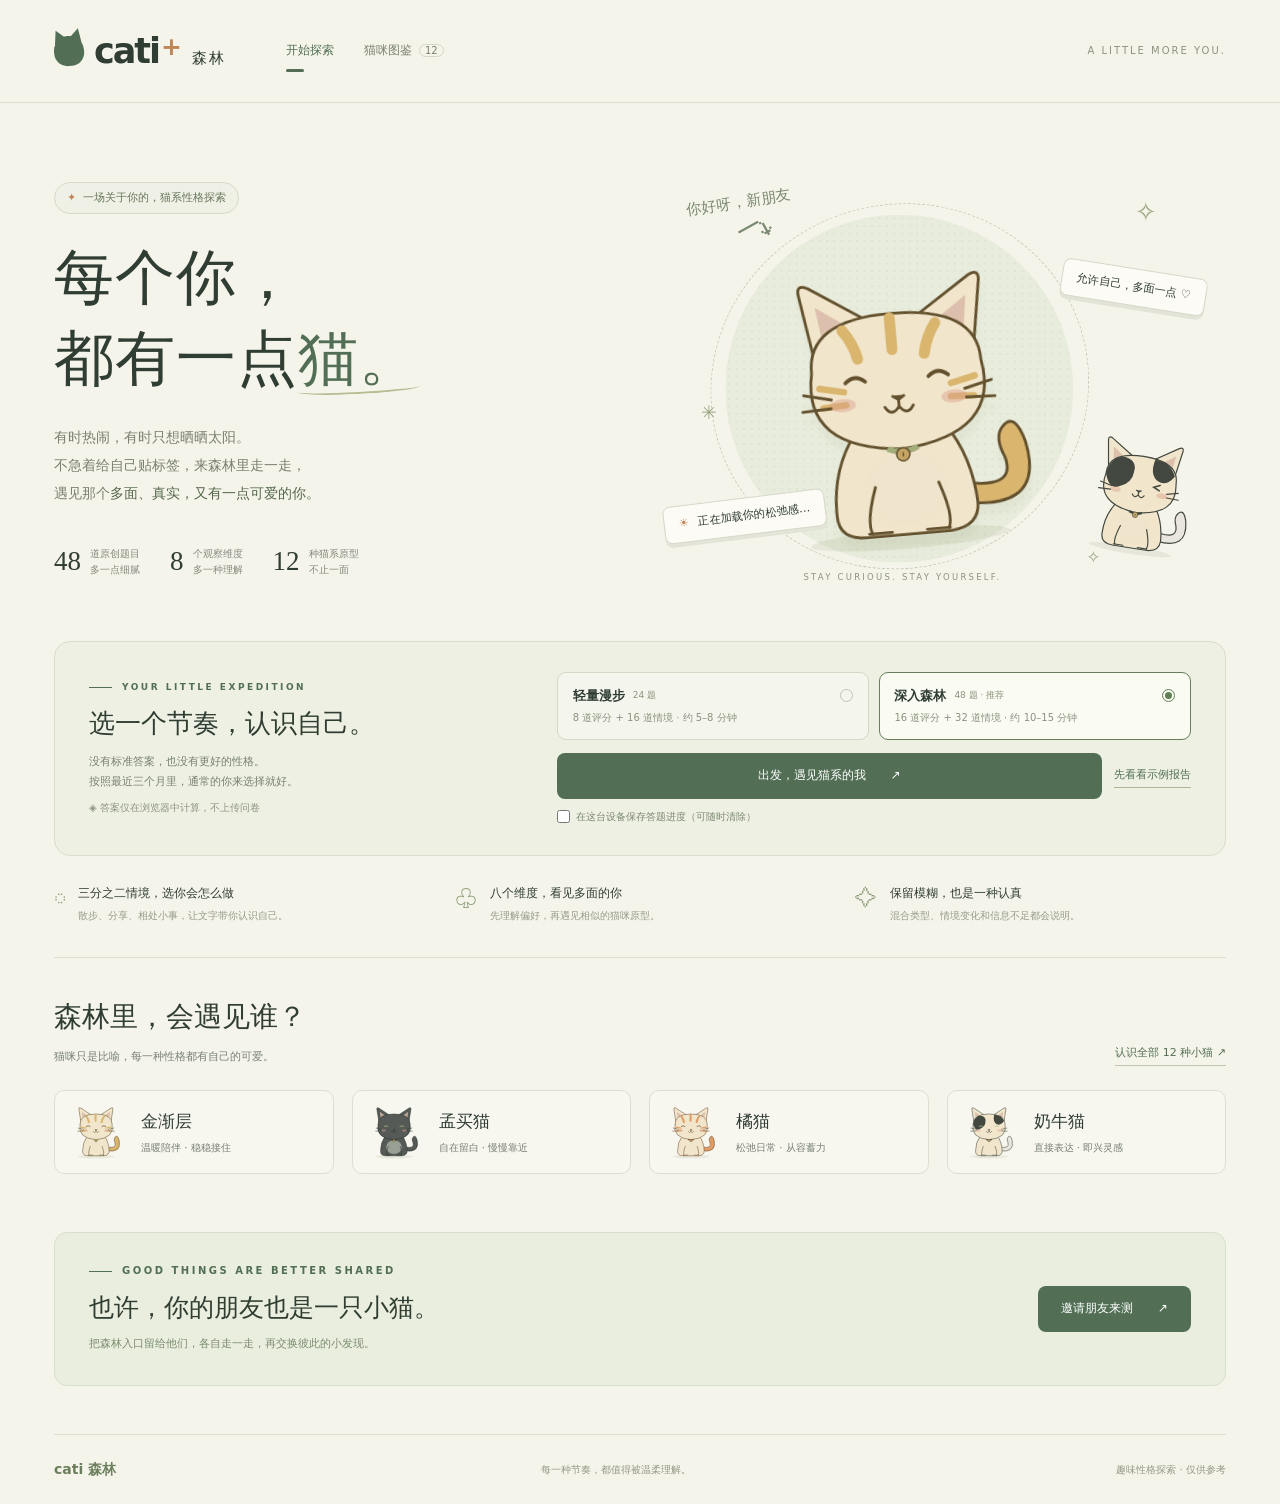
<file: index.html>
<!doctype html>
<html lang="zh-CN">
<head>
  <meta charset="utf-8"><meta name="viewport" content="width=device-width,initial-scale=1">
  <meta name="theme-color" content="#f5f4eb">
  <meta name="description" content="在 CATI 森林，遇见你的猫系人格。48 道原创题，8 个观察维度，12 种猫系原型；用更细腻的选择认识多面的自己。">
  <meta property="og:type" content="website">
  <meta property="og:locale" content="zh_CN">
  <meta property="og:site_name" content="CATI 森林">
  <meta property="og:title" content="测测你是什么小猫 · CATI 森林">
  <meta property="og:description" content="24 / 48 题，三分之二文字情境。遇见你的猫系人格，读一封写给自己的温柔小信。">
  <meta property="og:image" content="share-cover.jpg">
  <meta property="og:image:width" content="1200"><meta property="og:image:height" content="630">
  <meta property="og:image:alt" content="CATI 森林里的两只小猫：每个你，都有一点猫。">
  <meta name="twitter:card" content="summary_large_image">
  <meta name="twitter:title" content="测测你是什么小猫 · CATI 森林">
  <meta name="twitter:description" content="24 / 48 题，用生活中的选择遇见你的猫系人格。">
  <meta name="twitter:image" content="share-cover.jpg">
  <title>CATI 森林 · 每个你，都有一点猫</title>
  <link rel="icon" href="data:image/svg+xml,%3Csvg xmlns='http://www.w3.org/2000/svg' viewBox='0 0 64 64'%3E%3Cpath fill='%23536e55' d='M10 29 9 8 26 19h12L55 8l-1 21q12 30-22 30T10 29'/%3E%3Ccircle cx='23' cy='35' r='3' fill='%23f5f4eb'/%3E%3Ccircle cx='42' cy='35' r='3' fill='%23f5f4eb'/%3E%3C/svg%3E">
  <link rel="stylesheet" href="style.css?v=6">
</head>
<body>
  <header class="site-header"><a class="brand" href="#home" aria-label="CATI 森林首页"><span class="brand-cat" aria-hidden="true">♧</span><span>cati<span class="brand-plus">+</span><small>森林</small></span></a><nav aria-label="主导航"><a href="#home" data-nav="home">开始探索</a><a href="#atlas" data-nav="atlas">猫咪图鉴 <span>12</span></a></nav><span class="header-note">A LITTLE MORE YOU.</span></header>
  <main id="app"></main>
  <footer class="site-footer"><a class="footer-brand" href="#home">cati 森林</a><span>每一种节奏，都值得被温柔理解。</span><span class="footer-note">趣味性格探索 · 仅供参考</span></footer>
  <dialog id="cat-dialog"><button class="close-dialog" aria-label="关闭详情">×</button><div id="dialog-body"></div></dialog>
  <dialog id="share-dialog" aria-labelledby="share-title"><button class="close-share" aria-label="关闭分享">×</button><div class="eyebrow">A LITTLE INVITATION</div><h2 id="share-title">把这片森林，分享给朋友。</h2><p class="share-description">每个人都可以从自己的选择出发，遇见属于自己的小猫。</p><label class="share-url-label" for="share-url">测试首页链接</label><input id="share-url" class="share-url" type="url" readonly value="" spellcheck="false"><div class="share-actions"><button class="primary" id="copy-test-link">复制测试链接</button><button class="secondary" id="native-share" hidden>打开系统分享</button></div><p class="share-privacy">链接只邀请朋友来测试，不包含你的答案、分数或结果。在微信里也可以复制链接，粘贴给朋友或群聊。</p><p class="share-copy-status" id="share-copy-status" role="status"></p></dialog>
  <div id="toast" role="status" aria-live="polite"></div>
  <noscript><p class="noscript">这片小森林需要 JavaScript 才能计算问卷。请启用后再来探索。</p></noscript>
  <script src="content.js?v=6"></script><script src="engine.js?v=6"></script><script src="app.js?v=6"></script>
</body></html>
</file>
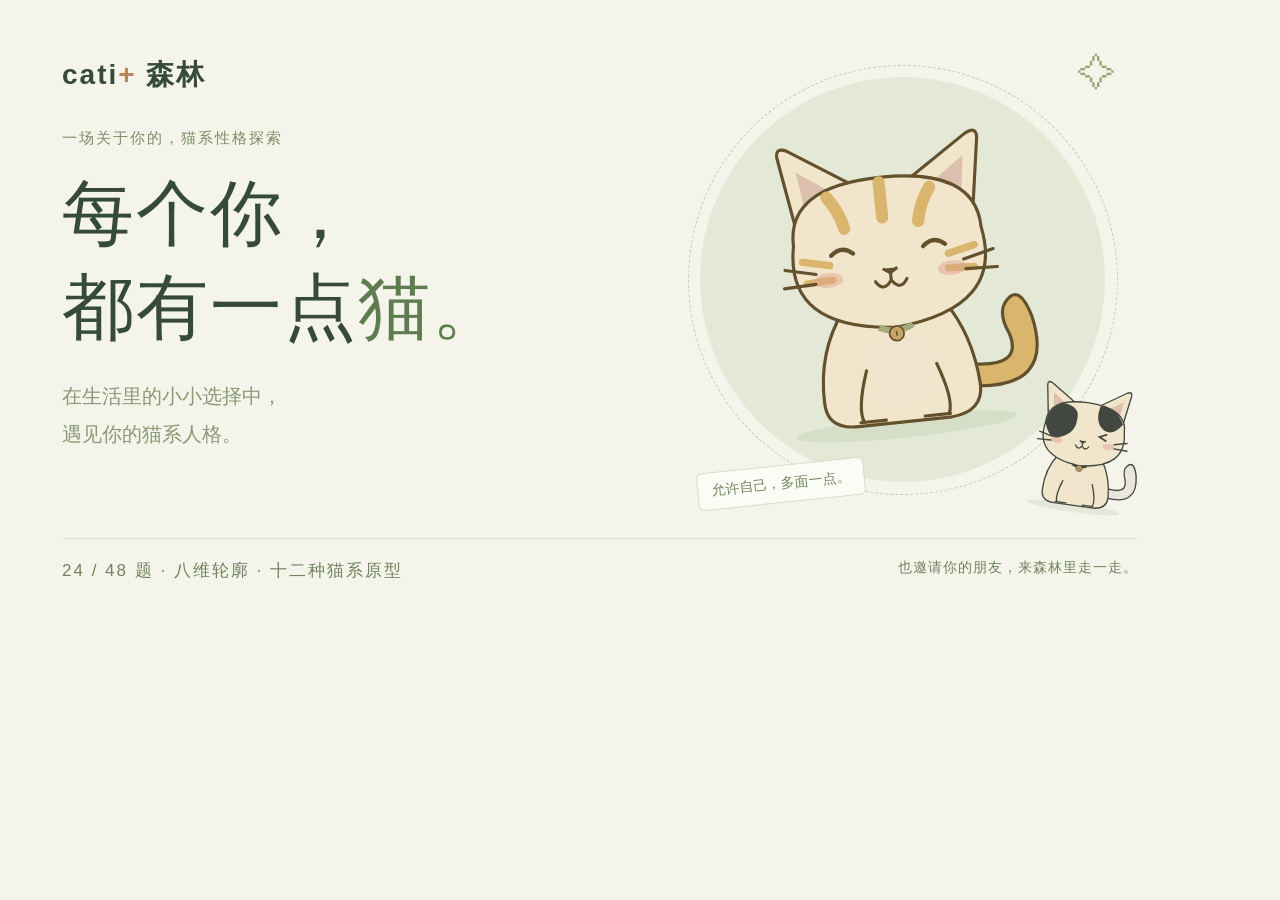
<file: share-cover.html>
<!doctype html><html lang="zh-CN"><meta charset="utf-8"><title>CATI 森林 · 分享封面</title><style>*{box-sizing:border-box}body{margin:0;width:1200px;height:630px;background:#f5f4eb;color:#354b37;overflow:hidden;font-family:"Microsoft YaHei","PingFang SC",sans-serif}.page{padding:56px 62px;position:relative;width:1200px;height:630px}.brand{font-weight:700;font-size:28px;letter-spacing:2px}.brand b{color:#ba855b}.badge{font-size:15px;color:#7b8c67;letter-spacing:2px;margin-top:35px}h1{font:normal 72px/1.3 "SimSun","Songti SC",serif;letter-spacing:2px;margin:20px 0 22px}h1 span{color:#5f7c51}.lead{font-size:20px;color:#899875;line-height:1.9;margin:0}.line{position:absolute;bottom:48px;left:62px;right:62px;border-top:1px solid #d9e0ce;padding-top:20px;font-size:17px;letter-spacing:2px;color:#6f835f}.line span{float:right;font-size:14px;letter-spacing:1px}.stage{position:absolute;right:36px;top:45px;width:485px;height:485px}.circle{width:405px;height:405px;border-radius:50%;background:#e3e9d6;position:absolute;left:21px;top:32px}.orbit{position:absolute;border:1px dashed #bfcca9;border-radius:50%;left:9px;top:20px;width:430px;height:430px;transform:rotate(-12deg)}.large{position:absolute;width:365px;height:365px;left:30px;top:55px;transform:rotate(-6deg)}.small{position:absolute;width:154px;height:154px;right:5px;bottom:6px;transform:rotate(8deg)}.star{position:absolute;right:48px;top:8px;color:#95a678;font-size:38px}.note{position:absolute;left:18px;bottom:27px;color:#71875c;background:#fbfcf5;border:1px solid #d3ddc5;border-radius:6px;padding:9px 13px;transform:rotate(-6deg);font-size:14px}</style><body><div class="page"><div class="brand">cati<b>+</b> 森林</div><div class="badge">一场关于你的，猫系性格探索</div><h1>每个你，<br>都有一点<span>猫。</span></h1><p class="lead">在生活里的小小选择中，<br>遇见你的猫系人格。</p><div class="stage"><div class="circle"></div><div class="orbit"></div><span class="star">✧</span><div class="large"><svg xmlns="http://www.w3.org/2000/svg" viewBox="0 0 300 300" aria-hidden="true"><ellipse cx="150" cy="269" rx="91" ry="9" fill="#7d8e5d" opacity=".12"/><path class="cat-tail" d="M205 241q70 11 57-51-8-29-20-15-8 9 0 27 8 27-29 22" fill="#d9b56e" stroke="#63512e" stroke-width="2.6" stroke-linecap="round" stroke-linejoin="round"/><path d="M108 169q-24 32-23 74 0 22 26 22h77q26-2 26-24-2-42-23-72" fill="#f1e6cc" stroke="#63512e" stroke-width="2.6" stroke-linecap="round" stroke-linejoin="round"/><ellipse cx="150" cy="223" rx="38" ry="33" fill="#f1e6cc" opacity=".55"/><path d="M122 220q-11 31-6 42m64-42q11 31 6 42" fill="none" stroke="#63512e" stroke-width="2.6" stroke-linecap="round" stroke-linejoin="round"/><path d="M113 262h21m32 0h21" fill="none" stroke="#63512e" stroke-width="2.6" stroke-linecap="round" stroke-linejoin="round"/><g class="cat-head"><path d="M77 102 67 39q-1-10 9-5l49 32m49 0 49-32q10-5 9 5l-10 63" fill="#f1e6cc" stroke="#63512e" stroke-width="2.6" stroke-linecap="round" stroke-linejoin="round"/><path d="m81 52 5 36 24-16m109-20-5 36-24-16" fill="#d8b6a5" opacity=".8"/><path d="M73 112Q72 63 149 63q79 0 79 49 13 68-78 75-91-7-77-75" fill="#f1e6cc" stroke="#63512e" stroke-width="2.6" stroke-linecap="round" stroke-linejoin="round"/><path d="M104 75q9 12 12 27M148 67v29M189 75q-9 12-12 27" fill="none" stroke="#d9b56e" stroke-width="10" stroke-linecap="round"/><path d="m79 126 22 5m-20 13 21-1m119-17-22 5m20 13-21-1" fill="none" stroke="#d9b56e" stroke-width="6" stroke-linecap="round"/><ellipse cx="99" cy="143" rx="12" ry="6" fill="#dc9d8a" opacity=".45"/><ellipse cx="201" cy="143" rx="12" ry="6" fill="#dc9d8a" opacity=".45"/><g class="cat-eye" fill="none" stroke="#63512e" stroke-width="3.5" stroke-linecap="round"><path d="M103 123q9-8 18 0m58 0q9-8 18 0"/></g><path d="m144 138 6 4 6-4" fill="#63512e" stroke="#63512e" stroke-width="2.5" stroke-linejoin="round"/><path d="M150 142v6q-7 10-13 0m13 0q7 10 13 0" fill="none" stroke="#63512e" stroke-width="2.6" stroke-linecap="round" stroke-linejoin="round"/><path d="m64 131 25 6m-27 9 26-1m148-14-25 6m27 9-26-1" fill="none" stroke="#63512e" stroke-width="2.6" stroke-linecap="round" stroke-linejoin="round"/></g><path d="M136 186q14 7 28 0" fill="none" stroke="#a3ad7a" stroke-width="5"/><circle cx="150" cy="192" r="6" fill="#c6a566" stroke="#63512e" stroke-width="1.4"/><path d="M150 190v4" stroke="#63512e" stroke-width="1.3"/></svg></div><div class="small"><svg xmlns="http://www.w3.org/2000/svg" viewBox="0 0 300 300" aria-hidden="true"><ellipse cx="150" cy="269" rx="91" ry="9" fill="#7d8e5d" opacity=".12"/><path class="cat-tail" d="M205 241q70 11 57-51-8-29-20-15-8 9 0 27 8 27-29 22" fill="#e9e7dd" stroke="#42483f" stroke-width="2.6" stroke-linecap="round" stroke-linejoin="round"/><path d="M108 169q-24 32-23 74 0 22 26 22h77q26-2 26-24-2-42-23-72" fill="#f1e6cc" stroke="#42483f" stroke-width="2.6" stroke-linecap="round" stroke-linejoin="round"/><ellipse cx="150" cy="223" rx="38" ry="33" fill="#f1e6cc" opacity=".55"/><path d="M122 220q-11 31-6 42m64-42q11 31 6 42" fill="none" stroke="#42483f" stroke-width="2.6" stroke-linecap="round" stroke-linejoin="round"/><path d="M113 262h21m32 0h21" fill="none" stroke="#42483f" stroke-width="2.6" stroke-linecap="round" stroke-linejoin="round"/><g class="cat-head"><path d="M77 102 67 39q-1-10 9-5l49 32m49 0 49-32q10-5 9 5l-10 63" fill="#f1e6cc" stroke="#42483f" stroke-width="2.6" stroke-linecap="round" stroke-linejoin="round"/><path d="m81 52 5 36 24-16m109-20-5 36-24-16" fill="#d8b6a5" opacity=".8"/><path d="M73 112Q72 63 149 63q79 0 79 49 13 68-78 75-91-7-77-75" fill="#f1e6cc" stroke="#42483f" stroke-width="2.6" stroke-linecap="round" stroke-linejoin="round"/><path d="M73 112q2-30 30-42 35 2 30 31 0 23-27 35-21 12-33-24" fill="#42483f"/><path d="M175 66q34 0 48 30-16 25-35 16-21-12-13-46" fill="#42483f"/><ellipse cx="99" cy="143" rx="12" ry="6" fill="#dc9d8a" opacity=".45"/><ellipse cx="201" cy="143" rx="12" ry="6" fill="#dc9d8a" opacity=".45"/><g class="cat-eye" stroke="#42483f" stroke-width="3.4" fill="none" stroke-linecap="round"><path d="m105 120 13 6-13 6m89-12-13 6 13 6"/></g><path d="m144 138 6 4 6-4" fill="#42483f" stroke="#42483f" stroke-width="2.5" stroke-linejoin="round"/><path d="M150 142v6q-7 10-13 0m13 0q7 10 13 0" fill="none" stroke="#42483f" stroke-width="2.6" stroke-linecap="round" stroke-linejoin="round"/><path d="m64 131 25 6m-27 9 26-1m148-14-25 6m27 9-26-1" fill="none" stroke="#42483f" stroke-width="2.6" stroke-linecap="round" stroke-linejoin="round"/></g><path d="M136 186q14 7 28 0" fill="none" stroke="#42483f" stroke-width="5"/><circle cx="150" cy="192" r="6" fill="#c6a566" stroke="#42483f" stroke-width="1.4"/><path d="M150 190v4" stroke="#42483f" stroke-width="1.3"/></svg></div><div class="note">允许自己，多面一点。</div></div><div class="line">24 / 48 题 · 八维轮廓 · 十二种猫系原型<span>也邀请你的朋友，来森林里走一走。</span></div></div></body></html>
</file>
<file: style.css>
@charset "UTF-8";
:root{--paper:#f5f4eb;--ink:#303d32;--muted:#788073;--green:#526f55;--line:#dcded2;--orange:#c18555;--sage:#e7ecdf;--serif:"Noto Serif SC","Source Han Serif SC","Songti SC","SimSun",serif;--sans:"Microsoft YaHei","PingFang SC",system-ui,sans-serif}
*{box-sizing:border-box}html{scroll-behavior:smooth}body{margin:0;background:var(--paper);color:var(--ink);font-family:var(--sans);font-size:14px;line-height:1.65}button,input{font:inherit}button,a,input{touch-action:manipulation}button{cursor:pointer}a{color:inherit;text-decoration:none}button{color:inherit}button:disabled{cursor:not-allowed;opacity:.38}a:focus-visible,button:focus-visible,input:focus-visible{outline:3px solid #b17a49;outline-offset:5px}button,input{accent-color:var(--green)}h1,h2,h3,p{margin:0}button{border:0;background:none}svg{display:block}::selection{background:#d9dfbf}main{min-height:calc(100vh - 175px)}.site-header{height:103px;max-width:1320px;padding:0 54px;margin:auto;display:flex;align-items:center;gap:60px;border-bottom:1px solid var(--line)}.brand{display:flex;align-items:center;gap:10px;line-height:1}.brand>span:last-child{font-size:35px;letter-spacing:-2px;font-weight:750}.brand-plus{font-size:25px;color:var(--orange);vertical-align:top;margin-left:2px}.brand small{font-size:15px;font-weight:500;letter-spacing:2px;margin-left:12px}.brand-cat{width:30px;height:30px;border:2px solid var(--green);border-radius:50% 50% 44% 44%;font-size:0;position:relative;background:var(--green);transform:rotate(-6deg)}.brand-cat:before,.brand-cat:after{content:"";position:absolute;top:-9px;border-left:7px solid transparent;border-right:7px solid transparent;border-bottom:13px solid var(--green)}.brand-cat:before{left:-3px;transform:rotate(-20deg)}.brand-cat:after{right:-3px;transform:rotate(20deg)}nav{display:flex;align-items:center;gap:30px;font-size:12px}nav a{position:relative;padding:15px 0;color:#79816f}nav a.active{color:var(--green)}nav a.active:after{content:"";position:absolute;height:3px;width:18px;bottom:4px;left:0;background:var(--green);border-radius:2px}nav span{font-size:10px;border:1px solid #d2d8c7;border-radius:10px;padding:0 5px;margin-left:3px}nav .nav-arrow{border:0;font-size:14px}.header-note{margin-left:auto;font:10px/1.2 var(--sans);letter-spacing:2px;color:#8c937f}.wrap{max-width:1212px;margin:auto;padding:0 0}.eyebrow{font-size:10px;letter-spacing:2.5px;color:var(--green);font-weight:600;display:flex;align-items:center;gap:10px}.eyebrow:before{content:"";width:23px;height:1px;background:var(--green)}.hero{display:grid;grid-template-columns:1.05fr 1fr;gap:30px;align-items:center;padding:65px 0 43px}.hero-copy{padding-left:0}.mini-badge{border:1px solid #d6dacc;border-radius:30px;padding:6px 12px;display:inline-flex;gap:7px;color:#66765b;font-size:11px;background:#f0f1e6;margin-bottom:24px}.mini-badge b{font-weight:500;color:var(--orange)}h1{font-family:var(--serif);font-weight:500;font-size:66px;line-height:1.35;letter-spacing:1px}.hero h1 span{color:var(--green);position:relative;display:inline-block}.hero h1 span:after{content:"";height:8px;width:100%;position:absolute;left:0;bottom:6px;border-bottom:2px solid #b5bd92;border-radius:50%;transform:rotate(-3deg)}.hero-lead{font-size:14px;color:#79806f;line-height:2;margin-top:23px;max-width:395px}.hero-lead strong{color:#55684b;font-weight:500}.hero-metrics{display:flex;gap:30px;margin-top:32px}.metric{display:flex;align-items:center;gap:9px}.metric b{font-family:Georgia,serif;font-size:27px;font-weight:400}.metric span{font-size:10px;color:#858a7d;line-height:1.6}.hero-art{height:430px;position:relative}.art-backdrop{position:absolute;width:370px;height:370px;border-radius:50%;background:#e8ecdc;left:67px;top:36px;background-image:radial-gradient(#b4bea633 .8px,transparent .8px);background-size:8px 8px}.orbit{position:absolute;border:1px dashed #c4ccb6;border-radius:50%;width:405px;height:387px;left:50px;top:25px;transform:rotate(-21deg)}.hero-cat{position:absolute;width:350px;left:77px;top:67px;transform:rotate(-5deg);filter:drop-shadow(0 12px 2px #7f8b6510)}.floating-cat{position:absolute;width:146px;right:2px;bottom:22px;transform:rotate(9deg)}.art-note{font-family:var(--serif);font-size:16px;color:#7a8970;position:absolute;left:25px;top:10px;transform:rotate(-9deg)}.art-note:after{content:"⤵";font-size:38px;position:absolute;left:55px;top:21px;transform:rotate(-20deg);font-family:serif}.art-sticker{position:absolute;font-size:12px;border:1px solid #d6d8c9;border-radius:8px;padding:9px 15px;background:#fcfbf5;box-shadow:0 4px 0 #e2e4d7;transform:rotate(-7deg);left:1px;bottom:53px}.art-sticker i{font-style:normal;color:var(--orange);margin-right:6px}.art-sticker.right{left:auto;right:2px;bottom:auto;top:93px;transform:rotate(9deg)}.spark{position:absolute;color:#9aa780;font-size:28px;font-weight:300}.spark.one{right:55px;top:11px}.spark.two{left:41px;top:230px;font-size:20px}.spark.three{right:115px;bottom:14px;font-size:18px}.art-caption{position:absolute;bottom:0;left:150px;font-size:9px;letter-spacing:2.4px;color:#8c957e}.begin-panel{display:grid;grid-template-columns:1fr 1.5fr;gap:45px;border:1px solid #d9ddcb;border-radius:16px;background:#edf0e3;padding:30px 34px;align-items:center}.panel-intro .eyebrow{font-size:9px}.panel-intro h2{font:26px/1.6 var(--serif);margin:8px 0 7px}.panel-intro p{color:var(--muted);font-size:11px;max-width:300px;line-height:1.8}.mode-picker{display:grid;grid-template-columns:1fr 1fr;gap:10px}.mode-card{position:relative;text-align:left;padding:12px 15px;border:1px solid #d2d9c6;border-radius:9px;background:#f4f5ec}.mode-card.selected{border:1.5px solid #647f59;background:#fafbf3;padding:11.5px 14.5px}.mode-card .mode-top{display:flex;gap:8px;align-items:center}.mode-card strong{font-size:13px;font-weight:600}.mode-card small{color:#8a947b;font-size:9px}.mode-card p{font-size:10px;color:#8b937f;margin-top:4px}.mode-radio{width:13px;height:13px;border-radius:50%;border:1px solid #bec7b0;margin-left:auto;display:grid;place-items:center}.selected .mode-radio{border-color:#607f54}.selected .mode-radio:after{content:"";width:7px;height:7px;border-radius:50%;background:#607f54}.mode-action{display:flex;gap:12px;margin-top:13px;align-items:center}.primary{background:var(--green);color:white;border-radius:8px;padding:13px 23px;font-size:12px;font-weight:500;display:inline-flex;align-items:center;justify-content:center;gap:25px;transition:background .15s,transform .15s}.primary:hover{background:#405d42;transform:translateY(-1px)}.mode-action .primary{flex:1}.text-button{font-size:11px;color:var(--green);border-bottom:1px solid #a9b798;padding:3px 0;white-space:nowrap}.save-label{font-size:10px;color:#7e8871;display:flex;gap:6px;align-items:center;margin-top:10px}.save-label input{margin:0;width:13px;height:13px}.privacy{font-size:10px;color:#8d9581;margin-top:9px;display:flex;align-items:center;gap:5px}.intro-strip{display:grid;grid-template-columns:repeat(3,1fr);padding:28px 0 32px;gap:30px}.intro-item{display:flex;gap:13px}.intro-icon{color:#8b9d76;font:22px Georgia,serif;line-height:1.4}.intro-item h3{font-size:12px;font-weight:500}.intro-item p{font-size:10px;color:#969b8b;margin-top:4px}.section-heading{display:flex;align-items:end;justify-content:space-between;margin-bottom:24px}.section-heading h2{font-family:var(--serif);font-weight:400;font-size:28px}.section-heading p{font-size:11px;color:var(--muted);margin-top:8px}.small-link{font-size:11px;color:var(--green);border-bottom:1px solid #bec8af;padding-bottom:3px}.peek{padding:36px 0 58px;border-top:1px solid var(--line)}.peek-grid{display:grid;grid-template-columns:repeat(4,1fr);gap:18px}.peek-cat{display:flex;align-items:center;gap:14px;border:1px solid var(--line);padding:12px 18px;border-radius:10px;text-align:left;background:#f8f7ef;transition:transform .2s}.peek-cat:hover{transform:translateY(-4px)}.peek-cat svg{width:78px}.peek-cat strong{font-family:var(--serif);font-size:17px;font-weight:400}.peek-cat small{display:block;font-size:10px;color:var(--muted);margin-top:4px}.site-footer{max-width:1212px;margin:auto;border-top:1px solid var(--line);padding:23px 0;display:flex;align-items:center;justify-content:space-between;gap:15px;font-size:10px;color:#939984}.footer-brand{font-size:14px;color:#6b7e5c;font-weight:600}.page-head{padding:54px 0 30px}.page-head h1{font-size:43px;margin:12px 0}.page-head p{max-width:660px;color:var(--muted);font-size:13px;line-height:1.9}.filter-row{display:flex;gap:9px;margin:0 0 28px;flex-wrap:wrap}.filter{font-size:12px;border:1px solid #d3dbc8;border-radius:30px;padding:6px 18px}.filter.selected{background:var(--green);color:#fff;border-color:var(--green)}.atlas-grid{display:grid;grid-template-columns:repeat(3,1fr);gap:24px;padding-bottom:60px}.cat-card{border:1px solid var(--line);border-radius:13px;overflow:hidden;text-align:left;transition:transform .2s;background:#faf9f3;padding:0}.cat-card:hover{transform:translateY(-5px)}.card-art{height:210px;display:flex;align-items:center;justify-content:center;position:relative;background:var(--cat-bg,#e9eddf)}.card-art svg{width:200px;max-height:200px}.card-art .serial{position:absolute;left:18px;top:12px;font:10px Georgia,serif;letter-spacing:2px;color:#6e7867}.card-body{padding:20px 23px 25px}.card-body h2{font:25px var(--serif);font-weight:400}.card-body>p{font-size:12px;color:var(--muted);margin-top:8px}.tag-row{display:flex;gap:7px;flex-wrap:wrap;margin-top:14px}.tag{font-size:10px;background:#ecefe3;border-radius:20px;color:#77846b;padding:3px 10px}.quiz-shell{max-width:790px;margin:42px auto 65px;padding:0 25px}.quiz-meta{display:flex;align-items:center;gap:20px;font-size:11px;color:var(--muted)}.quiz-meta .text-button{margin-left:auto}.progress-track{height:4px;background:#e0e5d6;border-radius:20px;margin-top:15px;overflow:hidden}.progress-fill{height:100%;background:var(--green);transition:width .2s}.quiz-paper{margin-top:33px;background:#faf9f3;border:1px solid var(--line);border-radius:15px;padding:28px 35px 27px;position:relative}.q-top{display:flex;justify-content:space-between;align-items:center}.q-number{font:42px/1 Georgia,serif;color:#cad2bd;letter-spacing:-2px}.context-tag{font-size:10px;color:#8e997e;background:#edf1e6;border-radius:20px;padding:4px 12px}.question{font:25px/1.7 var(--serif);font-weight:500;margin:24px 0 9px;min-height:84px}.q-instruction{font-size:11px;color:#929985;margin-bottom:25px}.scale{display:grid;grid-template-columns:repeat(7,1fr);gap:9px}.scale-option{border:1px solid #d8dece;border-radius:9px;min-height:90px;display:flex;align-items:center;justify-content:center;flex-direction:column;gap:9px;padding:10px 4px;background:#f3f5eb;font-size:10px}.scale-option .circle{width:20px;height:20px;border-radius:50%;border:1px solid #acbba0;display:grid;place-items:center;font:11px Georgia,serif}.scale-option.selected{background:#e3ead7;border:1.5px solid var(--green);padding:9.5px 3.5px}.scale-option.selected .circle{background:var(--green);border-color:var(--green);color:#fff}.scale-option:hover,.scenario-option:hover{background:#eaf0df}.scenario-options{display:grid;gap:8px}.scenario-option{border:1px solid #d8dece;border-radius:7px;padding:10px 14px;display:flex;gap:12px;align-items:center;text-align:left;font-size:12px;background:#f3f5eb}.scenario-option>span:first-child{font:11px Georgia,serif;border:1px solid #bfccb2;border-radius:50%;width:22px;height:22px;display:grid;place-items:center;flex-shrink:0}.scenario-option.selected{background:#e3ead7;border-color:var(--green)}.scenario-option.selected>span:first-child{background:var(--green);color:white}.skip-option{font-size:11px;border:1px dashed #cfd6c5;border-radius:7px;width:100%;padding:8px;margin-top:13px;color:#829076}.skip-option.selected{background:#e6ebdb;border-style:solid;border-color:var(--green);color:var(--green)}.context-check{display:flex;align-items:center;gap:7px;font-size:11px;color:#8b937f;margin-top:22px}.context-check input{margin:0}.quiz-controls{display:flex;align-items:center;justify-content:space-between;margin-top:24px;gap:15px}.secondary{border:1px solid #cdd6c2;border-radius:8px;padding:11px 19px;color:var(--green);font-size:12px;background:#f8f9f0}.secondary:hover{background:#edf1e4}.quiz-note{font-size:10px;color:#929b84;text-align:center;margin-top:17px}.question-map{margin-top:26px;border-top:1px solid var(--line);padding-top:16px}.question-map summary{font-size:11px;color:var(--muted);cursor:pointer}.map-grid{display:grid;grid-template-columns:repeat(12,1fr);gap:5px;margin-top:15px}.map-button{height:28px;border:1px solid #d6decb;border-radius:4px;font-size:10px;color:#89947c}.map-button.answered{background:#e2ead6;color:#4d6848}.map-button.skipped{background:#ecebe0;color:#998c6b}.map-button.current{border:2px solid #526f55}.result-wrap{max-width:1000px;margin:0 auto;padding:40px 0 60px}.report-banner{display:flex;align-items:center;gap:12px;font-size:11px;background:#e6edda;color:#6a8156;padding:12px 18px;border-radius:7px;margin-bottom:20px}.report-banner button{margin-left:auto}.report-top{display:grid;grid-template-columns:1fr 320px;align-items:center;gap:40px;padding:20px 0 28px}.report-top h1{font-size:48px;margin:13px 0 10px}.report-top .report-sub{font:21px/1.6 var(--serif);color:#8a966f}.report-top .report-desc{font-size:13px;color:var(--muted);margin:20px 0 0;line-height:2}.result-art{border-radius:50%;background:#e7ecdc;height:290px;display:flex;align-items:center;justify-content:center}.result-art svg{width:280px}.report-actions{display:flex;gap:10px;margin-top:24px;flex-wrap:wrap}.report-actions button{font-size:11px;padding:9px 16px}.report-actions .primary{gap:10px}.report-grid{display:grid;grid-template-columns:1.25fr 1fr;gap:23px;margin-top:20px}.report-card{border:1px solid var(--line);background:#faf9f3;border-radius:12px;padding:25px}.report-card h2{font:23px/1.5 var(--serif);font-weight:400}.report-card .card-caption{font-size:10px;color:#9a9f8d;margin-top:7px;line-height:1.8}.dim-item{margin-top:20px}.dim-head{display:flex;justify-content:space-between;gap:10px;font-size:11px}.dim-head b{font-weight:500}.dim-head span{color:#939c85;font-size:10px}.dim-track{height:6px;border-radius:10px;background:#e4e8dc;margin:9px 0;position:relative}.dim-track:after{content:"";height:10px;width:1px;background:#bec8ad;position:absolute;left:50%;top:-2px}.dim-marker{width:12px;height:12px;border:2px solid #faf9f3;border-radius:50%;position:absolute;top:-3px;transform:translateX(-50%);background:var(--dim-color,var(--green));z-index:1;box-shadow:0 0 0 1px var(--dim-color,var(--green))}.dim-labels{display:flex;justify-content:space-between;font-size:9px;color:#8d9580}.dim-detail{margin-top:10px;font-size:11px;color:#7b8770;line-height:1.8}.dim-detail summary{cursor:pointer;font-size:10px}.dim-status{font-size:9px;color:#a38b67;margin-left:7px}.prototype-item{padding:15px 0;border-bottom:1px solid #e2e6d8;display:flex;align-items:center;gap:13px}.prototype-item:last-child{border-bottom:0}.prototype-item svg{width:65px;flex-shrink:0}.prototype-item h3{font-size:13px;font-weight:500}.prototype-item p{font-size:10px;color:#8a947e;margin-top:4px}.prototype-index{margin-left:auto;text-align:right;font:23px Georgia,serif;color:#81906e}.prototype-index small{display:block;font:8px var(--sans);color:#9caa8e}.report-card ul{padding-left:18px;color:#7f8975;font-size:12px;line-height:1.95;margin-bottom:0}.quality{margin-top:22px;background:#ecf0e3;border-radius:8px;padding:17px 20px}.quality h3{font-size:12px;font-weight:500}.quality p{font-size:11px;color:#819072;margin-top:7px}.observation{border-bottom:1px solid #e2e6d8;padding:16px 0}.observation h3{font-size:12px;font-weight:500}.observation p{font-size:11px;color:#87917b;line-height:1.9;margin-top:7px}.method-body{display:grid;grid-template-columns:200px 1fr;gap:65px;padding-bottom:70px}.method-aside{font-size:11px;color:#869276;padding-top:7px}.method-aside a{display:block;margin-bottom:15px}.method-content section{border-top:1px solid var(--line);padding:24px 0 32px;scroll-margin-top:30px}.method-content h2{font:25px/1.6 var(--serif);font-weight:400;margin-bottom:15px}.method-content p,.method-content li{font-size:13px;line-height:2;color:#7e8974}.method-content ul,.method-content ol{padding-left:22px}.method-content p+p{margin-top:14px}.method-content a{text-decoration:underline;text-underline-offset:3px}.formula{background:#e9eedf;padding:18px 22px;border-radius:7px;font-size:12px;color:#5c734f;margin:17px 0;line-height:2;overflow-wrap:anywhere}.method-table{width:100%;border-collapse:collapse;font-size:11px;color:#78866a}.method-table th,.method-table td{padding:12px 9px;text-align:left;border-bottom:1px solid var(--line);font-weight:400}.method-table th{color:#526a47}.resume-box{border:1px dashed #aebd9b;background:#f5f7ec;border-radius:7px;padding:12px 15px;margin-bottom:14px;font-size:11px;display:flex;align-items:center;gap:15px}.resume-box .text-button{margin-left:auto}.session-note{color:#8d967f;font-size:10px}.empty-report{padding:40px;text-align:center;background:#edf1e4;border-radius:12px}.empty-report h1{font-size:30px}.empty-report p{color:var(--muted);font-size:13px;margin:20px 0}.report-wide{grid-column:1/-1}.method-disclaimer{font-size:11px!important;color:#9b9f90!important}.no-type{font:20px var(--serif);margin-top:15px}.report-end{font-size:11px;color:#929b85;margin-top:24px;text-align:center}.report-end a{text-decoration:underline}dialog{border:1px solid #d7dfca;background:#f8f8ef;color:var(--ink);border-radius:16px;width:min(570px,calc(100% - 30px));padding:33px;max-height:90vh}dialog::backdrop{background:#29382ccc;backdrop-filter:blur(3px)}.close-dialog{position:absolute;right:14px;top:8px;font-size:27px;color:#8a987d}.dialog-hero{display:flex;align-items:center;gap:20px}.dialog-hero svg{width:155px}.dialog-hero h2{font:30px var(--serif)}.dialog-hero p{font-size:12px;color:#8a967d;margin-top:8px}.dialog-desc{font-size:13px;color:#7e8b72;line-height:2;margin:20px 0}.dialog-note{font-size:10px;color:#929e84;margin-top:20px}#toast{position:fixed;bottom:30px;left:50%;transform:translate(-50%,20px);background:#3e573e;color:white;border-radius:8px;padding:11px 23px;opacity:0;pointer-events:none;transition:opacity .2s,transform .2s;z-index:50;font-size:12px;max-width:90%;text-align:center}#toast.visible{opacity:1;transform:translate(-50%,0)}.noscript{text-align:center;padding:40px}.mobile-only{display:none}.first-note{font-size:11px;color:#849276;line-height:1.8;margin:0 0 24px;padding:12px 16px;border-left:2px solid #acbd99;background:#edf1e5}.cat-head{transform-origin:150px 128px}.hero-cat .cat-head{animation:cat-sway 7s ease-in-out infinite}.hero-cat .cat-tail{transform-origin:220px 220px;animation:tail 6s ease-in-out infinite}.cat-eye{transform-origin:center;animation:blink 8s infinite}@keyframes cat-sway{0%,100%{transform:rotate(-2deg)}50%{transform:rotate(2deg)}}@keyframes tail{0%,100%{transform:rotate(-3deg)}50%{transform:rotate(6deg)}}@keyframes blink{0%,44%,47%,100%{opacity:1}45%,46%{opacity:.15}}
@media(min-width:1500px){.hero{padding-top:85px;padding-bottom:60px}.hero-art{height:450px}}
@media(max-width:1320px){.wrap,.site-footer{margin-left:54px;margin-right:54px}.hero{grid-template-columns:1fr 1fr;gap:10px}.hero h1{font-size:60px}.hero-art{transform:scale(.94);transform-origin:center}.peek-cat{padding:10px}.peek-cat svg{width:62px}.result-wrap{padding-left:30px;padding-right:30px}}
@media(max-width:1050px){.site-header{padding:0 34px;gap:35px}.wrap,.site-footer{margin-left:34px;margin-right:34px}.header-note{display:none}.hero h1{font-size:51px}.hero-art{transform:scale(.8);transform-origin:left center;width:490px;margin-right:-100px}.hero{overflow:hidden;padding-top:40px;grid-template-columns:1fr .9fr}.hero-metrics{gap:18px}.begin-panel{gap:25px;padding:27px;grid-template-columns:.8fr 1.4fr}.peek-grid{gap:10px}.peek-cat{gap:5px}.peek-cat strong{font-size:15px}.peek-cat small{font-size:9px}.atlas-grid{gap:15px}.report-grid{grid-template-columns:1.1fr 1fr}.site-footer{flex-wrap:wrap}.method-body{grid-template-columns:150px 1fr;gap:30px}}
@media(max-width:760px){.site-header{height:79px;padding:0 22px;gap:20px;justify-content:space-between}.brand>span:last-child{font-size:29px}.brand small{font-size:12px;letter-spacing:1px;margin-left:7px}.brand-cat{width:23px;height:23px}.brand-cat:before,.brand-cat:after{border-left-width:5px;border-right-width:5px;border-bottom-width:10px;top:-7px}.brand-plus{font-size:20px}nav{gap:17px;font-size:10px}nav span{display:none}.wrap,.site-footer{margin-left:22px;margin-right:22px}.hero{grid-template-columns:1fr;gap:0;padding:31px 0 15px;overflow:visible}.hero h1{font-size:49px;line-height:1.35}.hero-copy{position:relative;z-index:2}.mini-badge{font-size:9px;margin-bottom:18px;padding:4px 10px}.hero-lead{font-size:12px;line-height:1.95;margin-top:19px;max-width:350px}.hero-metrics{margin-top:23px;gap:27px}.metric b{font-size:24px}.metric span{font-size:9px}.hero-art{transform:none;width:100%;height:330px;margin:16px 0 0}.art-backdrop{width:268px;height:268px;left:50%;top:22px;transform:translateX(-50%)}.orbit{width:290px;height:280px;left:50%;top:17px;transform:translateX(-50%) rotate(-21deg)}.hero-cat{width:265px;left:50%;top:35px;transform:translateX(-50%) rotate(-5deg)}.floating-cat{width:112px;right:0;bottom:19px}.art-note{font-size:13px;top:1px;left:8px}.art-note:after{font-size:30px;left:45px;top:15px}.art-sticker{font-size:10px;padding:7px 10px;left:0;bottom:39px}.art-sticker.right{right:0;top:57px}.spark.one{right:40px;top:3px;font-size:20px}.spark.two{left:7px;top:180px}.spark.three{right:93px;bottom:17px}.art-caption{font-size:8px;left:50%;transform:translateX(-50%);white-space:nowrap}.begin-panel{grid-template-columns:1fr;gap:21px;padding:24px 20px}.panel-intro h2{font-size:23px;margin:6px 0}.panel-intro p{max-width:100%;font-size:10px}.mode-card{padding:12px}.mode-card.selected{padding:11.5px}.mode-card strong{font-size:12px}.mode-card small{font-size:8px}.mode-card p{font-size:9px}.mode-action{gap:15px}.mode-action .primary{padding:13px 16px;gap:20px}.text-button{font-size:10px}.intro-strip{grid-template-columns:1fr;gap:17px;padding:27px 5px}.intro-item p{margin-top:2px}.intro-item{gap:15px}.intro-item h3{font-size:11px}.peek{padding:27px 0 36px}.section-heading{margin-bottom:18px;gap:12px}.section-heading h2{font-size:23px}.section-heading p{font-size:10px}.small-link{font-size:10px;white-space:nowrap}.peek-grid{grid-template-columns:1fr 1fr;gap:10px}.peek-cat{gap:10px;padding:10px}.peek-cat svg{width:55px}.peek-cat strong{font-size:16px}.peek-cat small{font-size:9px}.site-footer{padding:20px 0;gap:10px;font-size:9px}.site-footer>span{display:none}.footer-brand{font-size:12px}.page-head{padding:33px 0 24px}.page-head h1{font-size:34px;margin:10px 0}.page-head p{font-size:12px}.atlas-grid{grid-template-columns:1fr 1fr;gap:12px;padding-bottom:35px}.card-art{height:155px}.card-art svg{width:150px;max-height:150px}.card-art .serial{font-size:8px;left:12px;top:9px}.card-body{padding:14px}.card-body h2{font-size:21px}.card-body>p{font-size:10px;min-height:33px;line-height:1.7}.tag-row{gap:5px;margin-top:9px}.tag{font-size:8px;padding:3px 7px}.filter-row{gap:7px;margin-bottom:20px}.filter{font-size:10px;padding:5px 12px}.quiz-shell{margin:27px auto 40px;padding:0 18px}.quiz-meta{gap:10px;font-size:10px}.quiz-meta .text-button{font-size:10px}.quiz-paper{padding:22px 18px;margin-top:24px}.q-number{font-size:35px}.context-tag{font-size:9px}.question{font-size:22px;line-height:1.7;margin-top:21px;min-height:100px}.q-instruction{font-size:10px;line-height:1.8;margin-bottom:20px}.scale{gap:5px}.scale-option{min-height:86px;font-size:9px;padding:8px 1px;gap:11px}.scale-option .circle{width:20px;height:20px}.scale-option.selected{padding:7.5px .5px}.scale-option span:last-child{writing-mode:horizontal-tb;letter-spacing:normal;line-height:1.7;height:auto}.scenario-option{font-size:11px;padding:10px;gap:10px}.context-check{font-size:10px}.quiz-controls .primary{padding:12px 18px;gap:12px;font-size:11px}.quiz-controls .secondary{font-size:11px;padding:11px 15px}.quiz-note{font-size:9px;line-height:1.8}.map-grid{grid-template-columns:repeat(8,1fr)}.result-wrap{padding:25px 20px 40px}.report-top{display:flex;flex-direction:column-reverse;gap:15px;align-items:stretch;padding-top:5px}.result-art{width:230px;height:230px;margin:0 auto 10px}.result-art svg{width:225px}.report-top h1{font-size:39px}.report-top .report-sub{font-size:18px}.report-top .report-desc{font-size:12px;margin-top:15px}.report-grid{grid-template-columns:1fr;gap:17px;margin-top:8px}.report-card{padding:22px}.report-card h2{font-size:22px}.report-card .card-caption{font-size:10px}.report-actions{gap:7px}.report-actions button{font-size:10px;padding:9px 11px}.report-banner{font-size:10px;line-height:1.8;padding:10px 13px;flex-wrap:wrap}.method-body{grid-template-columns:1fr;gap:0}.method-aside{display:flex;gap:15px;flex-wrap:wrap;font-size:10px;margin-bottom:15px}.method-aside a{margin-bottom:0}.method-content h2{font-size:23px}.method-content p,.method-content li{font-size:12px}.method-table{font-size:10px}.method-table th,.method-table td{padding:10px 5px}.empty-report{padding:28px 20px}.empty-report h1{font-size:25px}dialog{padding:27px 22px}.dialog-hero{gap:15px}.dialog-hero svg{width:120px}.dialog-hero h2{font-size:27px}.dialog-hero p{font-size:10px}.dialog-desc{font-size:12px}.resume-box{gap:9px;font-size:10px;flex-wrap:wrap}.resume-box .text-button{margin-left:0}.report-wide{grid-column:auto}}
@media(max-width:365px){.site-header{padding:0 15px}nav{gap:12px}.wrap,.site-footer{margin-left:17px;margin-right:17px}.hero h1{font-size:44px}.hero-metrics{gap:20px}.mode-top{gap:4px!important}.mode-card small{display:none}.mode-card p{font-size:8px}.question{font-size:20px}.scale{gap:3px}}
@media(prefers-reduced-motion:reduce){*,*:before,*:after{animation:none!important;transition:none!important;scroll-behavior:auto!important}}
/* All answer text stays horizontal. Avoid narrow vertical CJK columns on mobile. */
.scale{grid-template-columns:repeat(2,minmax(0,1fr));gap:9px}
.scale-option,.scenario-option{font-family:"Microsoft YaHei","PingFang SC","Hiragino Sans GB","Noto Sans CJK SC",system-ui,sans-serif;writing-mode:horizontal-tb;text-orientation:mixed;white-space:normal;word-break:normal;overflow-wrap:break-word;color:#3f533c}
.scale-option{flex-direction:row;justify-content:flex-start;min-height:48px;padding:11px 14px;gap:11px;font-size:13px;line-height:1.7;text-align:left}
.scale-option:last-child{grid-column:1/-1}
.scale-option.selected{padding:10.5px 13.5px}
.scale-option .circle{flex-shrink:0;width:23px;height:23px;font-family:var(--sans);font-size:11px}
.scale-option span:last-child{writing-mode:horizontal-tb;text-orientation:mixed;letter-spacing:normal;height:auto;line-height:1.7}
.scenario-option{padding:13px 15px;gap:13px;font-size:14px;line-height:1.85;min-height:57px}
.scenario-option>span:first-child{flex-shrink:0;font-family:var(--sans);font-size:11px;width:25px;height:25px}
.scenario-option>span:last-child{min-width:0;width:auto;height:auto;display:block;border:0;border-radius:0;flex:1 1 0%;font:inherit;line-height:inherit;letter-spacing:normal;writing-mode:horizontal-tb}
.q-instruction{font-size:12px;line-height:1.9;color:#728267}
.skip-option,.context-check{font-size:12px;color:#6d7e62;line-height:1.8}
.context-tag{color:#607450;font-size:11px}
.reflection-controls{display:flex;gap:20px;margin-top:16px;padding-bottom:3px;flex-wrap:wrap}
.reflection-controls .text-button{font-size:11px}
.dim-detail{margin-top:14px;color:#697b5f;font-size:13px;line-height:1.95}
.dim-detail summary{font-size:12px;color:#55714c;padding:5px 0}
.dim-detail summary>span{font-size:10px;color:#89967d;margin-left:9px}
.reflection-body{padding:12px 0 5px}
.reflection-body p{font-size:13px;line-height:2.05;margin:0;color:#6d7c64}
.reflection-body h4{font-size:11px;letter-spacing:.6px;font-weight:500;color:#56704d;margin:18px 0 5px}
.reflection-body blockquote{margin:9px 0 15px;background:#edf1e4;border-left:2px solid #b0c19c;padding:12px 15px;font-size:12px;line-height:1.95;color:#5b7352;border-radius:0 6px 6px 0}
.reflection-body .reflection-note{font-size:11px;color:#849078;margin-top:13px;padding-top:12px;border-top:1px dashed #d9dfce}
@media(max-width:760px){
  .question{min-height:80px;font-size:23px}
  .quiz-paper{padding:23px 19px}
  .q-instruction{font-size:12px;margin-bottom:19px}
  .scale{gap:8px}
  .scale-option{font-size:13px;min-height:47px;padding:10px 11px;gap:9px}
  .scale-option.selected{padding:9.5px 10.5px}
  .scale-option span:last-child{writing-mode:horizontal-tb;letter-spacing:normal;height:auto;line-height:1.7}
  .scenario-option{padding:12px 11px;font-size:13px;gap:11px;line-height:1.85}
  .skip-option,.context-check{font-size:11px}
  .context-tag{font-size:10px}
  .mode-card p{font-size:10px;line-height:1.7;min-height:34px}
  .reflection-body p{font-size:13px;line-height:2.05}
  .dim-detail summary{font-size:12px}
  .dim-detail summary>span{display:block;margin-left:14px;font-size:10px}
}
@media print{.reflection-controls{display:none}.reflection-body{display:block}.reflection-body p{font-size:12px;color:#46573e}}
.scenario-option.selected>span:last-child{background:transparent;color:inherit}
.relationship-letter{background:#f2f5e9;border-color:#d8e0ca;position:relative}
.relationship-letter h3{font:17px/1.7 var(--serif);font-weight:400;color:#7c8d65;margin-top:17px}
.relationship-paragraph{font-size:13px;line-height:2.15;color:#687a5c;margin-top:17px;text-align:justify;overflow-wrap:break-word}
.letter-signature{display:block;margin-top:23px;padding-top:14px;border-top:1px dashed #d4dfc6;color:#91a07c;font-size:10px;letter-spacing:.5px;text-align:right}
.invite-panel{display:flex;align-items:center;justify-content:space-between;gap:30px;background:#e9eedf;border:1px solid #d8e0cd;border-radius:13px;padding:30px 34px;margin:0 0 48px}
.invite-panel h2{font:25px/1.6 var(--serif);font-weight:400;margin:9px 0 6px}
.invite-panel p{font-size:11px;color:#7c8b6e;line-height:1.9}
.invite-panel .primary{white-space:nowrap;flex-shrink:0}
#share-dialog{max-width:560px;padding:35px}
#share-dialog h2{font:28px/1.55 var(--serif);font-weight:400;margin-top:15px}
.close-share{position:absolute;right:14px;top:8px;font-size:27px;color:#8a987d}
.share-description{font-size:12px;line-height:1.95;color:#7b8b6e;margin:13px 0 22px}
.share-url-label{display:block;font-size:11px;color:#718263;margin-bottom:7px}
.share-url{width:100%;padding:12px 13px;border:1px solid #cbd7bc;border-radius:7px;background:#fffef9;color:#536c49;font:12px/1.7 var(--sans);min-width:0}
.share-actions{display:flex;gap:10px;align-items:center;margin:15px 0 17px;flex-wrap:wrap}
.share-actions .primary{gap:10px}
.share-privacy{font-size:11px;color:#869577;line-height:1.95}
.share-copy-status{font-size:11px;line-height:1.8;color:#526f55;margin-top:11px;min-height:20px}
button[hidden]{display:none!important}
@media(max-width:760px){.invite-panel{padding:24px 21px;align-items:flex-start;flex-direction:column;gap:20px;margin-bottom:32px}.invite-panel h2{font-size:22px}.invite-panel .eyebrow{font-size:8px;letter-spacing:1.5px}.invite-panel .primary{width:100%}.relationship-paragraph{font-size:13px;line-height:2.15}#share-dialog{padding:30px 23px}#share-dialog h2{font-size:25px}.share-actions{display:grid;grid-template-columns:1fr}.share-actions button{width:100%}.share-url{font-size:11px}.share-description{font-size:12px}.share-privacy{font-size:11px}}
@media print{.invite-panel,#share-dialog{display:none!important}.relationship-letter{break-inside:avoid;background:white}.relationship-paragraph{color:#46573e}}
@media print{.site-header,.site-footer,.report-actions,.report-banner,.report-end,dialog,#toast,.quiz-shell{display:none!important}body{background:white}.result-wrap{padding:0;max-width:none}.report-top{grid-template-columns:1fr 230px;display:grid;break-inside:avoid}.result-art{height:220px}.result-art svg{width:220px}.report-grid{display:block}.report-card{margin:16px 0;break-inside:avoid}.report-wide{break-inside:auto}.dim-detail{display:block}.dim-detail p{display:block}.quality{break-inside:avoid}}

@media(max-width:760px){.site-footer .footer-note{display:block;font-size:9px;color:#89957b}nav{gap:23px}}

/* Keep mode names and question counts readable on narrow screens. */
@media(max-width:760px){
  .hero-art{overflow:hidden;overflow:clip}
  .mode-card .mode-top{display:grid;grid-template-columns:minmax(0,1fr) 14px;gap:5px 6px!important}
  .mode-card strong{grid-column:1;white-space:nowrap;font-size:13px}
  .mode-card small{display:block;grid-column:1;grid-row:2;font-size:10px;line-height:1.6}
  .mode-radio{grid-column:2;grid-row:1/3;margin:0;align-self:center}
  .mode-card p{font-size:10px;line-height:1.8;margin-top:8px}
  .mode-action{flex-wrap:wrap;gap:12px}
  .mode-action .primary{flex:1 1 170px;min-height:44px}
  .mode-action>.text-button{margin:0 auto;min-height:36px}
  .context-check{align-items:flex-start;min-height:44px}
  .context-check input{flex-shrink:0;margin-top:4px;width:15px;height:15px}
  .skip-option{min-height:44px}
  .close-dialog,.close-share{width:44px;height:44px;right:5px;top:3px}
}
</file>
